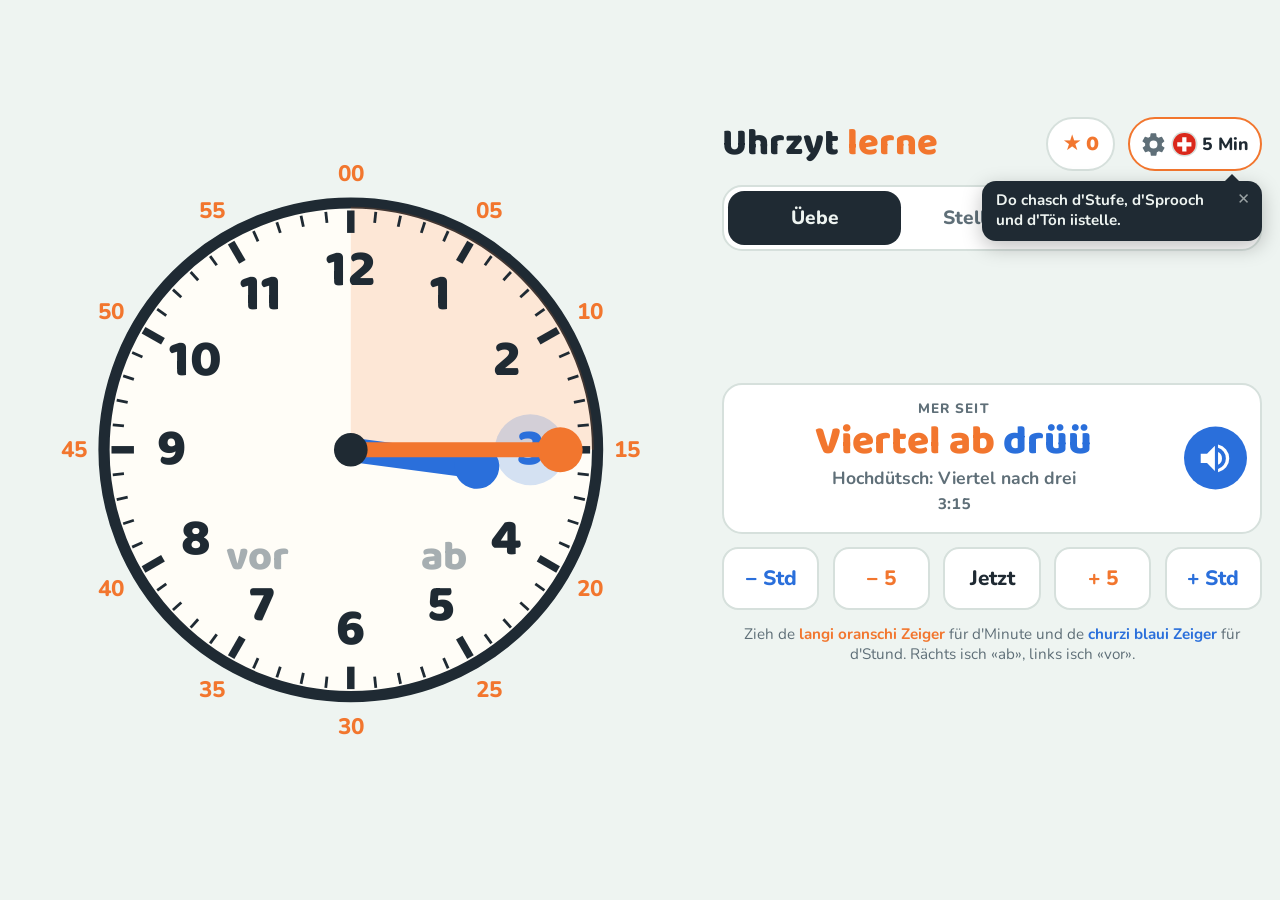
<file: index.html>
<!doctype html>
<html lang="de-CH">
<head>
<meta charset="utf-8">
<meta name="viewport" content="width=device-width,initial-scale=1,viewport-fit=cover">
<meta name="theme-color" content="#eef4f1" media="(prefers-color-scheme: light)">
<meta name="theme-color" content="#141b20" media="(prefers-color-scheme: dark)">
<meta name="apple-mobile-web-app-capable" content="yes">
<meta name="mobile-web-app-capable" content="yes">
<meta name="apple-mobile-web-app-title" content="Uhrzyt">
<meta name="apple-mobile-web-app-status-bar-style" content="default">
<link rel="manifest" href="manifest.webmanifest">
<link rel="icon" href="icon-192.png" type="image/png">
<link rel="apple-touch-icon" href="apple-touch-icon.png">
<title>Uhrzyt Lerne</title>
<link rel="preconnect" href="https://fonts.googleapis.com">
<link rel="stylesheet" href="https://fonts.googleapis.com/css2?family=Baloo+2:wght@600;800&family=Nunito:wght@500;700;800&display=swap">
<link rel="stylesheet" href="app.css">

</head>
<body>
<div class="wrap">
  <div class="top">
  <header>
    <h1>Uhrzyt <span>lerne</span></h1>
    <div class="hd">
      <button class="score" id="score" aria-live="polite">★ 0</button>
      <button class="gear" id="gear" aria-haspopup="dialog"><svg viewBox="0 0 24 24" aria-hidden="true"><path d="M19.4 13a7.6 7.6 0 0 0 0-2l2.1-1.6a.5.5 0 0 0 .1-.6l-2-3.5a.5.5 0 0 0-.6-.2l-2.5 1a7.3 7.3 0 0 0-1.7-1l-.4-2.6a.5.5 0 0 0-.5-.5h-4a.5.5 0 0 0-.5.4l-.4 2.7a7.3 7.3 0 0 0-1.7 1l-2.5-1a.5.5 0 0 0-.6.2l-2 3.5a.5.5 0 0 0 .1.6L4.6 11a7.6 7.6 0 0 0 0 2l-2.1 1.6a.5.5 0 0 0-.1.6l2 3.5c.1.2.4.3.6.2l2.5-1c.5.4 1.1.7 1.7 1l.4 2.6c0 .3.2.5.5.5h4c.3 0 .5-.2.5-.4l.4-2.7c.6-.3 1.2-.6 1.7-1l2.5 1c.2.1.5 0 .6-.2l2-3.5a.5.5 0 0 0-.1-.6L19.4 13zM12 15.5a3.5 3.5 0 1 1 0-7 3.5 3.5 0 0 1 0 7z"/></svg><span class="flag" id="gearFlag" aria-hidden="true"></span><span id="lvlChip">5 Min</span></button>
    </div>
    <button class="tip" id="tip" hidden>Do chasch d'Stufe und d'Tön iistelle.</button>
  </header>

  <nav class="tabs" role="group" aria-label="Modus">
    <button id="t-lern" data-mode="lern" aria-pressed="true">Üebe</button>
    <button id="t-stell" data-mode="stell" aria-pressed="false">Stell d'Uhr</button>
    <button id="t-luege" data-mode="luege" aria-pressed="false">Wie spoot?</button>
  </nav>
  </div>

  <main class="main">
  <div class="clockbox">
    <svg id="clock" viewBox="-28 -28 356 356" aria-label="Uhr">
      <circle class="face" cx="150" cy="150" r="132"/>
      <path id="wedge" class="wedge" d=""/>
      <text class="side" id="sideA" x="200" y="214">ab</text>
      <text class="side" id="sideB" x="100" y="214">vor</text>
      <g id="ticks"></g>
      <g id="nums"></g>
      <g class="hands" id="hands">
        <g id="gh"><line class="hit" x1="150" y1="150" x2="150" y2="82" stroke-width="44"/><line class="hand-h" x1="150" y1="150" x2="150" y2="82"/><circle class="grip-h" cx="150" cy="82" r="12"/></g>
        <g id="gm"><line class="hit" x1="150" y1="150" x2="150" y2="38" stroke-width="44"/><line class="hand-m" x1="150" y1="150" x2="150" y2="38"/><circle class="grip-m" cx="150" cy="38" r="12"/></g>
      </g>
      <circle class="knob" cx="150" cy="150" r="9"/>
    </svg>
  </div>

  <div class="panel">
  <section class="say" id="say" aria-live="polite">
    <span class="label" id="sayLabel">Mer seit</span>
    <span class="ch" id="ch"></span>
    <span class="sub"><span class="de" id="de"></span><span class="dig" id="dig"></span></span>
    <div class="speak" id="speak">
      <button class="play" id="play"><svg viewBox="0 0 24 24" aria-hidden="true"><path d="M3 9v6h4l5 5V4L7 9H3zm13.5 3a4.5 4.5 0 0 0-2.5-4v8a4.5 4.5 0 0 0 2.5-4zM14 3.2v2.1a7 7 0 0 1 0 13.4v2.1a9 9 0 0 0 0-17.6z"/></svg></button>
    </div>
  </section>

  <div id="controls" class="row">
    <button class="btn h" id="hm" aria-label="Eis Stund zrugg">− Std</button>
    <button class="btn m" id="mm" aria-label="Füüf Minute zrugg">− 5</button>
    <button class="btn" id="now">Jetzt</button>
    <button class="btn m" id="mp" aria-label="Füüf Minute vorwärts">+ 5</button>
    <button class="btn h" id="hp" aria-label="Eis Stund vorwärts">+ Std</button>
  </div>
  <div id="opts" class="opts" hidden></div>
  <div class="dock" id="dock" hidden>
    <div class="feedback" id="fb"></div>
    <div class="row" id="showRow" hidden><button class="btn soft" id="show">Zeig mer's</button></div>
    <div id="check" class="row" hidden>
      <button class="btn primary" id="go">Prüefe</button>
    </div>
    <div class="row" id="nextRow" hidden><button class="btn primary" id="next">Nöchschti Uufgab</button></div>
  </div>

  <p class="hint" id="hint">Zieh de <b class="m">langi oranschi Zeiger</b> für d'Minute und de <b class="h">churzi blaui Zeiger</b> für d'Stund. Rächts isch «ab», links isch «vor».</p>
  </div>
  </main>
</div>

<dialog id="settings" aria-labelledby="setTitle">
  <form method="dialog" class="sheet">
    <div class="sheet-head">
      <h2 id="setTitle">Iistellige</h2>
      <button class="btn primary" value="close" id="done">Fertig</button>
    </div>
    <div class="set-row">
      <span class="set-label" id="langLabel">Sprooch</span>
      <button type="button" class="pick" id="langPick" aria-haspopup="dialog" aria-describedby="langLabel"><span class="flag" id="langFlag" aria-hidden="true"></span><span id="langName"></span><span class="chev" aria-hidden="true">›</span></button>
    </div>
    <div class="set-row">
      <span class="set-label" id="lvLabel">Stufe</span>
      <div class="levels" role="group" aria-labelledby="lvLabel">
        <button type="button" id="l1" data-lvl="1" aria-pressed="false">Ganzi &amp; Halbi <small>3:00 · 3:30</small></button>
        <button type="button" id="l2" data-lvl="2" aria-pressed="false">+ Viertel <small>3:15 · 3:45</small></button>
        <button type="button" id="l3" data-lvl="3" aria-pressed="true">Alli 5 Minute <small>3:05 · 3:10 …</small></button>
        <button type="button" id="l4" data-lvl="4" aria-pressed="false">Alli Minute <small>3:07 · 3:42 …</small></button>
      </div>
    </div>
    <div class="set-row">
      <span class="set-label" id="extraLabel">Extras</span>
      <div class="toggles">
        <button type="button" class="toggle" id="mute" aria-pressed="true"><svg viewBox="0 0 24 24" aria-hidden="true"><path id="muteIcon" d=""/></svg><span id="soundLabel">Tön</span><span class="st" id="muteText">Ii</span></button>
        <button type="button" class="toggle" id="digi" aria-pressed="false"><svg viewBox="0 0 24 24" aria-hidden="true"><path d="M12 2a10 10 0 1 0 0 20 10 10 0 0 0 0-20zm0 18a8 8 0 1 1 0-16 8 8 0 0 1 0 16zm.6-13H11v6.2l5.1 3.1.8-1.3-4.3-2.6V7z"/></svg><span id="digiLabel">24 h</span><span class="st" id="digiText">Us</span></button>
      </div>
    </div>
  </form>
</dialog>

<dialog id="langDlg" aria-labelledby="langTitle">
  <form method="dialog" class="sheet">
    <div class="sheet-head">
      <h2 id="langTitle">Sprooch</h2>
      <button class="btn primary" value="close" id="langDone">Fertig</button>
    </div>
    <div class="langlist" id="langs" role="radiogroup" aria-labelledby="langTitle"></div>
  </form>
</dialog>

<dialog id="album" aria-labelledby="albTitle">
  <form method="dialog" class="sheet">
    <div class="sheet-head">
      <h2 id="albTitle">Dini Stärn</h2>
      <button class="btn primary" value="close" id="albDone">Fertig</button>
    </div>
    <div class="alb-top"><span class="alb-stars" id="albStars">★ 0</span><span class="alb-streak" id="albStreak"></span></div>
    <div class="badges" id="badges"></div>
    <p class="alb-sec" id="medLabel">Medaille pro Stufe</p>
    <div class="medals" id="medals"></div>
    <p class="alb-next" id="albNext"></p>
  </form>
</dialog>

<script>
/* language registry: every file in lang/ calls Uhrzyt.addLanguage(code, definition) — see LANGUAGES.md */
window.Uhrzyt={langs:{},addLanguage(code,def){this.langs[code]=def},
  min:t=>`<span class="m">${t}</span>`, hour:t=>`<span class="h">${t}</span>`};
</script>
<!-- languages, in the order they appear in the app -->
<script src="lang/ch-zh.js"></script>
<script src="lang/ch-ag.js"></script>
<script src="lang/de.js"></script>
<script src="lang/en.js"></script>
<script src="lang/fr.js"></script>
<script src="lang/it.js"></script>
<script src="lang/th.js"></script>
<script src="app.js"></script>

</body>
</html>
</file>
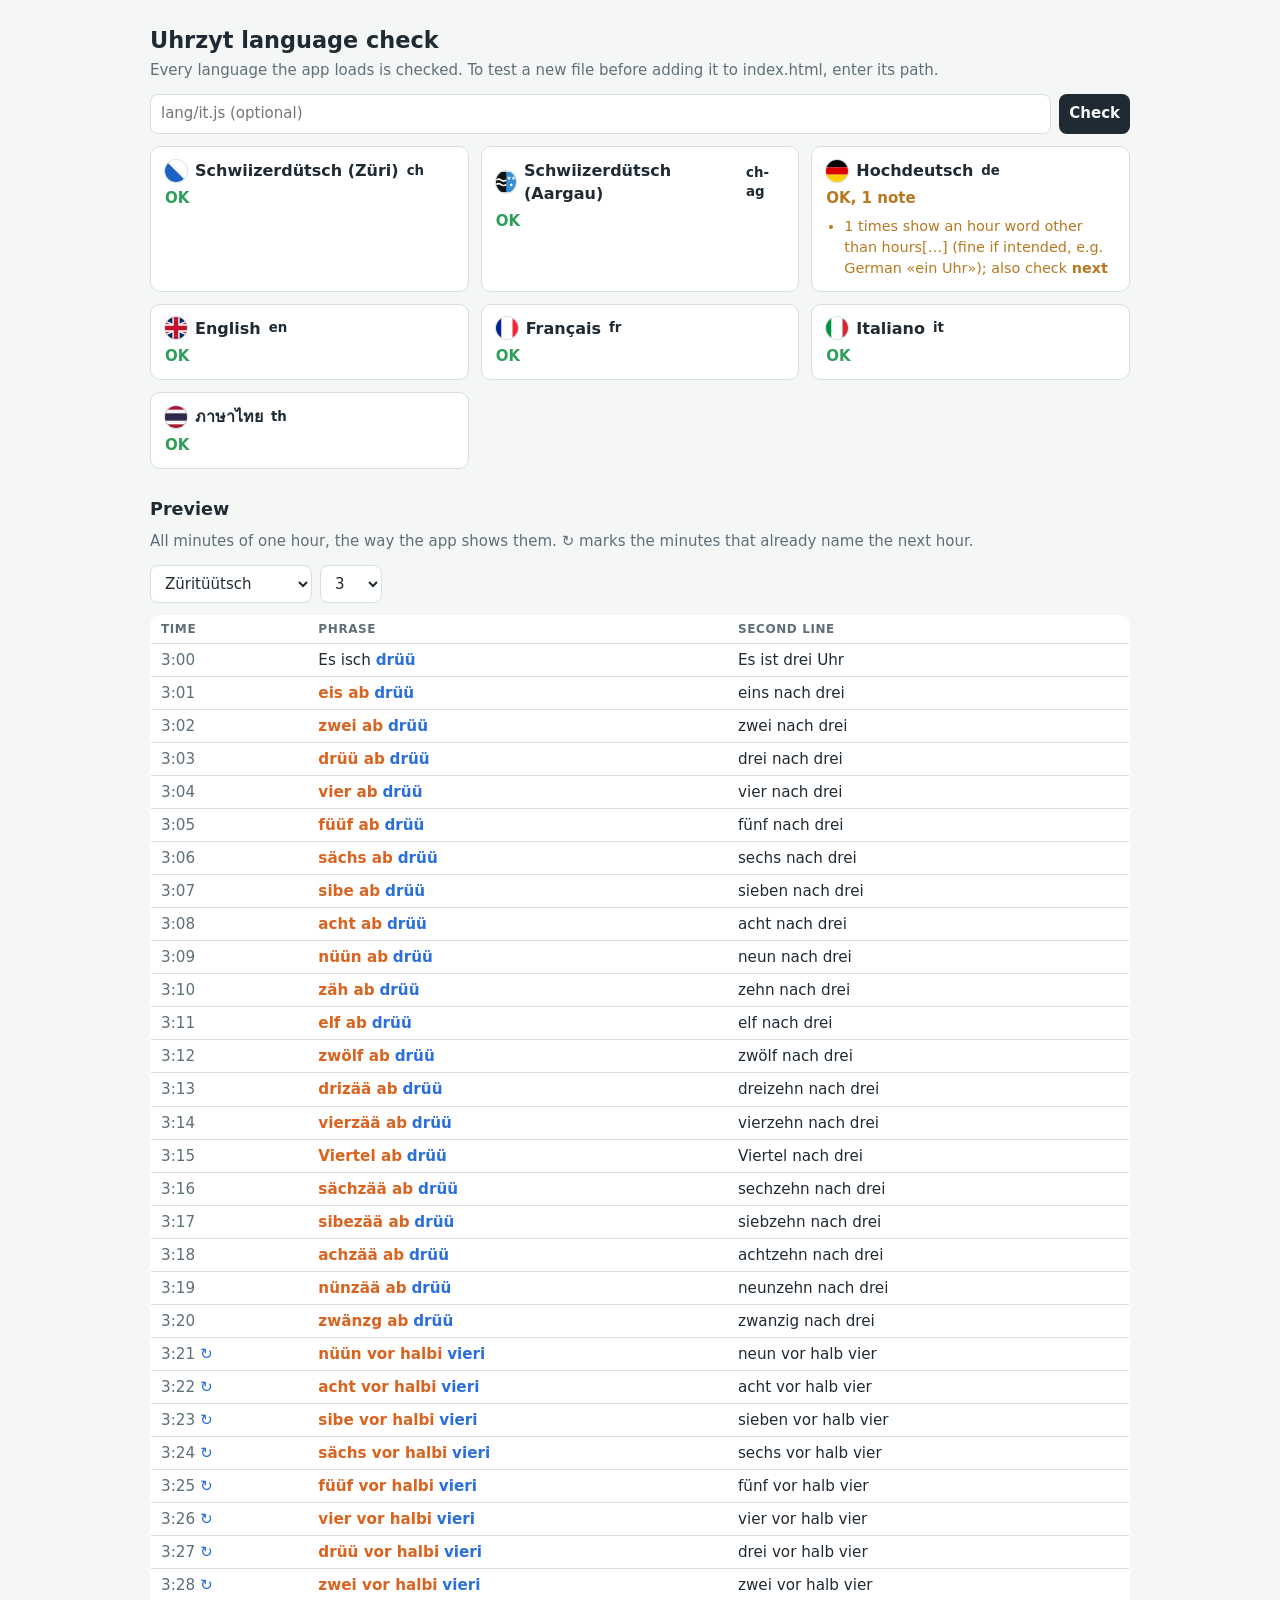
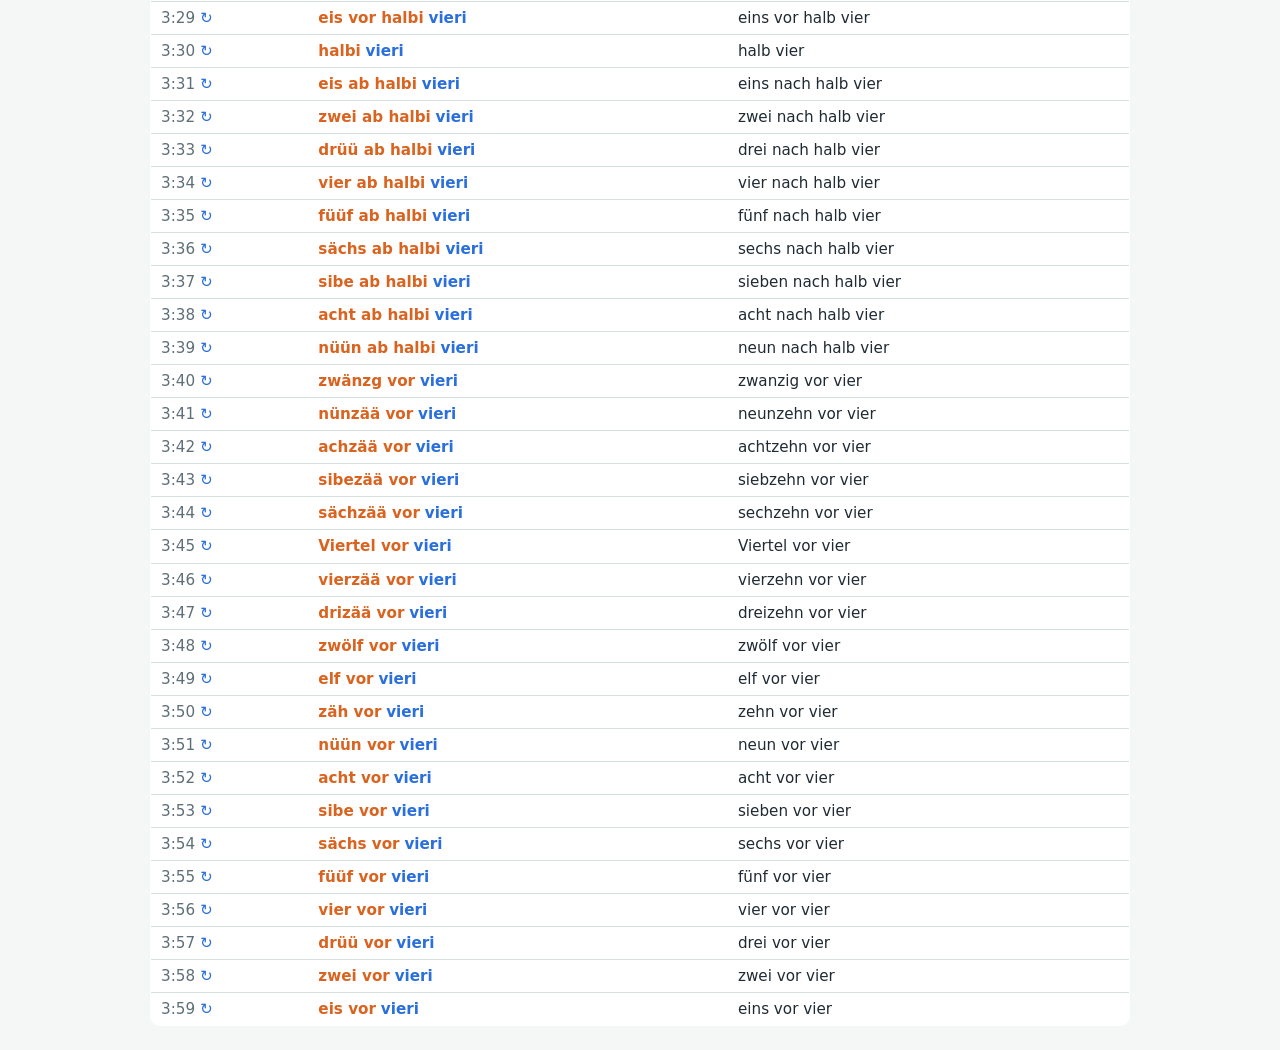
<file: tools/language-check.html>
<!doctype html>
<html lang="en">
<head>
<meta charset="utf-8">
<meta name="viewport" content="width=device-width,initial-scale=1">
<title>Uhrzyt language check</title>
<!--
  Checks every language of the app, and optionally a new language file that is not loaded by the app yet:
    tools/language-check.html?file=lang/it.js
  - required fields and their types
  - the time rules: all 720 times (12 hours × 60 minutes) must work, be distinct and mark hour and minutes
  - the texts: missing ones (they fall back to English), unknown ones, wrong types
  - a preview of all 60 minutes of one hour, to proofread
-->
<style>
:root{--bg:#f5f7f6;--paper:#fff;--ink:#1f2a33;--muted:#5f6f78;--ok:#2f9e5b;--warn:#b7791f;--bad:#d64545;--line:#d6e0dc;--hour:#2a6fdb;--minute:#d9631f;color-scheme:light}
@media (prefers-color-scheme:dark){:root{--bg:#141b20;--paper:#1d262d;--ink:#eef2f4;--muted:#9fb0b9;--ok:#4cc47e;--warn:#e6b450;--bad:#ff7070;--line:#33424c;--hour:#6aa2ff;--minute:#ff9a5c;color-scheme:dark}}
body{margin:0;background:var(--bg);color:var(--ink);font:15px/1.45 system-ui,sans-serif}
main{max-width:980px;margin:0 auto;padding:24px 16px}
h1{font-size:1.4rem;margin:0 0 4px} h2{font-size:1.1rem;margin:28px 0 8px}
p{margin:0 0 12px;color:var(--muted)}
form{display:flex;gap:8px;flex-wrap:wrap;margin:12px 0}
input,select,button{font:inherit;padding:8px 10px;border-radius:8px;border:1px solid var(--line);background:var(--paper);color:var(--ink)}
input{min-width:240px;flex:1}
button{font-weight:700;background:var(--ink);color:var(--bg);border:0;cursor:pointer}
.cards{display:grid;grid-template-columns:repeat(auto-fill,minmax(280px,1fr));gap:12px}
.card{background:var(--paper);border:1px solid var(--line);border-radius:10px;padding:12px 14px}
.card h3{margin:0 0 6px;font-size:1rem;display:flex;gap:8px;align-items:center}
.flag{width:22px;height:22px;border-radius:50%;overflow:hidden;display:inline-block;box-shadow:0 0 0 1px var(--line)} .flag svg{width:100%;height:100%;display:block}
.sum{font-weight:700} .ok{color:var(--ok)} .warn{color:var(--warn)} .bad{color:var(--bad)}
.card ul{margin:6px 0 0;padding-left:18px;font-size:.9rem}
table{width:100%;border-collapse:collapse;background:var(--paper);border:1px solid var(--line);border-radius:10px;overflow:hidden;font-size:.95rem}
th,td{text-align:left;padding:5px 10px;border-bottom:1px solid var(--line);vertical-align:top}
th{font-size:.75rem;text-transform:uppercase;letter-spacing:.05em;color:var(--muted)}
td .h{color:var(--hour);font-weight:700} td .m{color:var(--minute);font-weight:700}
td.t{font-variant-numeric:tabular-nums;color:var(--muted);white-space:nowrap}
tr.nx td.t::after{content:" ↻";color:var(--hour)}
#stage{position:absolute;left:-20000px;top:0}
</style>
</head>
<body>
<main>
  <h1>Uhrzyt language check</h1>
  <p>Every language the app loads is checked. To test a new file before adding it to index.html, enter its path.</p>
  <form id="f"><input id="file" placeholder="lang/it.js (optional)"><button>Check</button></form>
  <div class="cards" id="cards"></div>
  <h2>Preview</h2>
  <p>All minutes of one hour, the way the app shows them. ↻ marks the minutes that already name the next hour.</p>
  <form id="pf"><select id="plang"></select><select id="phour"></select></form>
  <table><thead><tr><th>Time</th><th>Phrase</th><th>Second line</th></tr></thead><tbody id="rows"></tbody></table>
</main>
<div id="stage"></div>
<script>
const $=id=>document.getElementById(id);
const strip=x=>String(x).replace(/<[^>]+>/g,"").replace(/&shy;|­/g,"");
const esc=x=>String(x).replace(/[&<>]/g,c=>({"&":"&amp;","<":"&lt;",">":"&gt;"}[c]));
let LANGS={};

/* load the app (its language files fill window.Uhrzyt.langs), plus an optional extra file */
function loadApp(extra){
  return new Promise((res,rej)=>{
    $("stage").innerHTML=""; const f=document.createElement("iframe"); f.width=400; f.height=800;
    f.onload=()=>{
      const w=f.contentWindow;
      if(!w.Uhrzyt) return rej(new Error("the app did not load"));
      if(!extra) return res(w.Uhrzyt.langs);
      const s=f.contentDocument.createElement("script"); s.src="../"+extra.replace(/^\.?\//,"");
      s.onload=()=>res(w.Uhrzyt.langs); s.onerror=()=>rej(new Error("could not load "+extra));
      f.contentDocument.head.append(s);
    };
    f.src="../index.html?langcheck="+Date.now(); $("stage").append(f);
  });
}

function check(code, L, ref){
  const err=[], warn=[], has=(k,t)=>{ const v=L[k]; const ok=t==="regexp"?Object.prototype.toString.call(v)==="[object RegExp]":t==="array"?Array.isArray(v):typeof v===t; if(!ok) err.push(`<b>${k}</b> missing or not a ${t}`); return ok; };
  ["name","flag","html","tts","read","clock"].forEach(k=>has(k,"string"));
  ["voice","voiceAny"].forEach(k=>has(k,"regexp"));
  if(has("say","function")){}
  if(typeof L.flag==="string"&&!/<svg[\s>]/.test(L.flag)) err.push("<b>flag</b> must be an &lt;svg&gt;");
  if(!(L.read in LANGS)) err.push(`<b>read</b> "${esc(L.read)}" is not a language code`);
  if(L.second!==null&&L.second!==undefined&&!(L.second in LANGS)) err.push(`<b>second</b> "${esc(L.second)}" is not a language code (or null)`);
  if(!Number.isInteger(L.next)||L.next<1||L.next>60) err.push("<b>next</b> must be a minute from 1 to 59, or 60 if the next hour is never named");
  if(has("hours","array")&&(L.hours.length!==13||L.hours.some(x=>typeof x!=="string"||!x))) err.push("<b>hours</b> needs 13 names (index 0–12)");
  if(L.group&&(!L.groupFlag||!L.dialect)) err.push("a <b>group</b> also needs groupFlag and dialect");
  // the time rules
  if(typeof L.say==="function"){
    const seen=new Map(); let broken=0, noHour=0, noMin=0, hourWord=0;
    for(let h=1;h<=12;h++) for(let m=0;m<60;m++){
      let out; try{ out=L.say(h,m); }catch(e){ if(broken++<3) err.push(`say(${h},${m}) fails: ${esc(e.message)}`); continue; }
      const t=strip(out);
      if(typeof out!=="string"||!t.trim()||/undefined|NaN|null|\[object/.test(t)){ if(broken++<3) err.push(`say(${h},${m}) gives "${esc(t)}"`); continue; }
      if(!/class="h"/.test(out)) noHour++;
      if(m>0&&!/class="m"/.test(out)) noMin++;
      const H=h%12||12, N=H%12+1, hs=(out.match(/class="h">([^<]*)</)||[])[1];
      if(hs&&L.hours&&hs!==L.hours[m>=L.next?N:H]) hourWord++;
      const key=t.trim().toLowerCase(); seen.set(key,(seen.get(key)||[]).concat(`${H}:${String(m).padStart(2,"0")}`));
    }
    if(broken) err.push(`${broken} of 720 times do not work`);
    const dup=[...seen.values()].filter(v=>v.length>1);
    if(dup.length) err.push(`${dup.length} phrases are used for more than one time, e.g. ${dup.slice(0,2).map(v=>v.join(" = ")).join(", ")}`);
    if(noHour) warn.push(`${noHour} times have no hour part marked with HR(…)`);
    if(noMin) warn.push(`${noMin} times have no minute part marked with M(…)`);
    if(hourWord) warn.push(`${hourWord} times show an hour word other than hours[…] (fine if intended, e.g. German «ein Uhr»); also check <b>next</b>`);
  }
  // the texts
  if(has("texts","object")&&ref){
    const T=L.texts;
    const missing=Object.keys(ref).filter(k=>!(k in T)), unknown=Object.keys(T).filter(k=>!(k in ref));
    if(missing.length) warn.push(`${missing.length} texts missing (English is used): ${missing.map(esc).join(", ")}`);
    if(unknown.length) warn.push(`unknown texts (not used by the app): ${unknown.map(esc).join(", ")}`);
    for(const k of Object.keys(ref)) if(k in T){
      const a=typeof ref[k], b=typeof T[k];
      if(a!==b||Array.isArray(ref[k])!==Array.isArray(T[k])){ err.push(`text <b>${k}</b> should be a ${Array.isArray(ref[k])?"list":a==="function"?"function, e.g. n=>`…${n}…`":a}`); continue; }
      if(a==="function"){ try{ const r=k==="newMedal"?T[k]("🥉","5 min"):["notYet","almost"].includes(k)?T[k]((L.hours||[])[4]||"four"):T[k](3); if(typeof r!=="string"||/undefined/.test(r)) err.push(`text <b>${k}</b>(…) gives "${esc(r)}"`);}catch(e){ err.push(`text <b>${k}</b> fails: ${esc(e.message)}`);} }
      else if(Array.isArray(ref[k])&&T[k].length!==ref[k].length) err.push(`text <b>${k}</b> needs ${ref[k].length} entries`);
      else if(a==="object"){ const miss=Object.keys(ref[k]).filter(x=>!(x in T[k])); if(miss.length) err.push(`text <b>${k}</b> is missing ${miss.join(", ")}`); }
    }
    if(T.sub!==undefined&&!L.second&&T.sub) warn.push("<b>sub</b> is set but there is no <b>second</b> language");
    if(L.second&&!T.sub) warn.push("<b>second</b> is set; <b>sub</b> could name it (e.g. \"Züritüütsch: \")");
  }
  return {err,warn};
}

function card(code,L,r){
  const c=document.createElement("div"); c.className="card";
  const state=r.err.length?["bad",`${r.err.length} error${r.err.length>1?"s":""}`]:r.warn.length?["warn",`OK, ${r.warn.length} note${r.warn.length>1?"s":""}`]:["ok","OK"];
  c.innerHTML=`<h3><span class="flag">${L.flag||""}</span>${esc(strip(L.group?`${L.group} (${L.dialect})`:L.name||code))} <small>${esc(code)}</small></h3>
    <div class="sum ${state[0]}">${state[1]}</div>
    ${r.err.length||r.warn.length?`<ul>${r.err.map(x=>`<li class="bad">${x}</li>`).join("")}${r.warn.map(x=>`<li class="warn">${x}</li>`).join("")}</ul>`:""}`;
  return c;
}

function preview(){
  const L=LANGS[$("plang").value], H=+$("phour").value; if(!L) return;
  const S=L.second&&LANGS[L.second];
  $("rows").innerHTML=Array.from({length:60},(_,m)=>{
    let p,s=""; try{ p=L.say(H,m); }catch(e){ p=`<span class="bad">${esc(e.message)}</span>`; }
    try{ if(S) s=strip(S.say(H,m)); }catch(e){}
    return `<tr class="${m>=L.next?"nx":""}"><td class="t">${H}:${String(m).padStart(2,"0")}</td><td>${p}</td><td>${esc(s)}</td></tr>`;
  }).join("");
}

async function run(){
  $("cards").innerHTML="<p>Loading…</p>";
  const extra=$("file").value.trim();
  try{ LANGS=await loadApp(extra); }catch(e){ $("cards").innerHTML=`<p class="bad">${esc(e.message)}</p>`; return; }
  const ref=(LANGS.en||{}).texts;
  $("cards").innerHTML="";
  for(const [k,L] of Object.entries(LANGS)) $("cards").append(card(k,L,check(k,L,ref)));
  const keep=$("plang").value;
  $("plang").innerHTML=Object.entries(LANGS).map(([k,L])=>`<option value="${esc(k)}">${esc(strip(L.name||k))}</option>`).join("");
  $("plang").value=keep in LANGS?keep:(extra&&Object.keys(LANGS).pop())||Object.keys(LANGS)[0];
  preview();
}
$("phour").innerHTML=Array.from({length:12},(_,i)=>`<option ${i+1===3?"selected":""}>${i+1}</option>`).join("");
$("plang").onchange=$("phour").onchange=preview;
$("f").onsubmit=e=>{ e.preventDefault(); run(); };
$("file").value=new URLSearchParams(location.search).get("file")||"";
run();
</script>
</body>
</html>
</file>
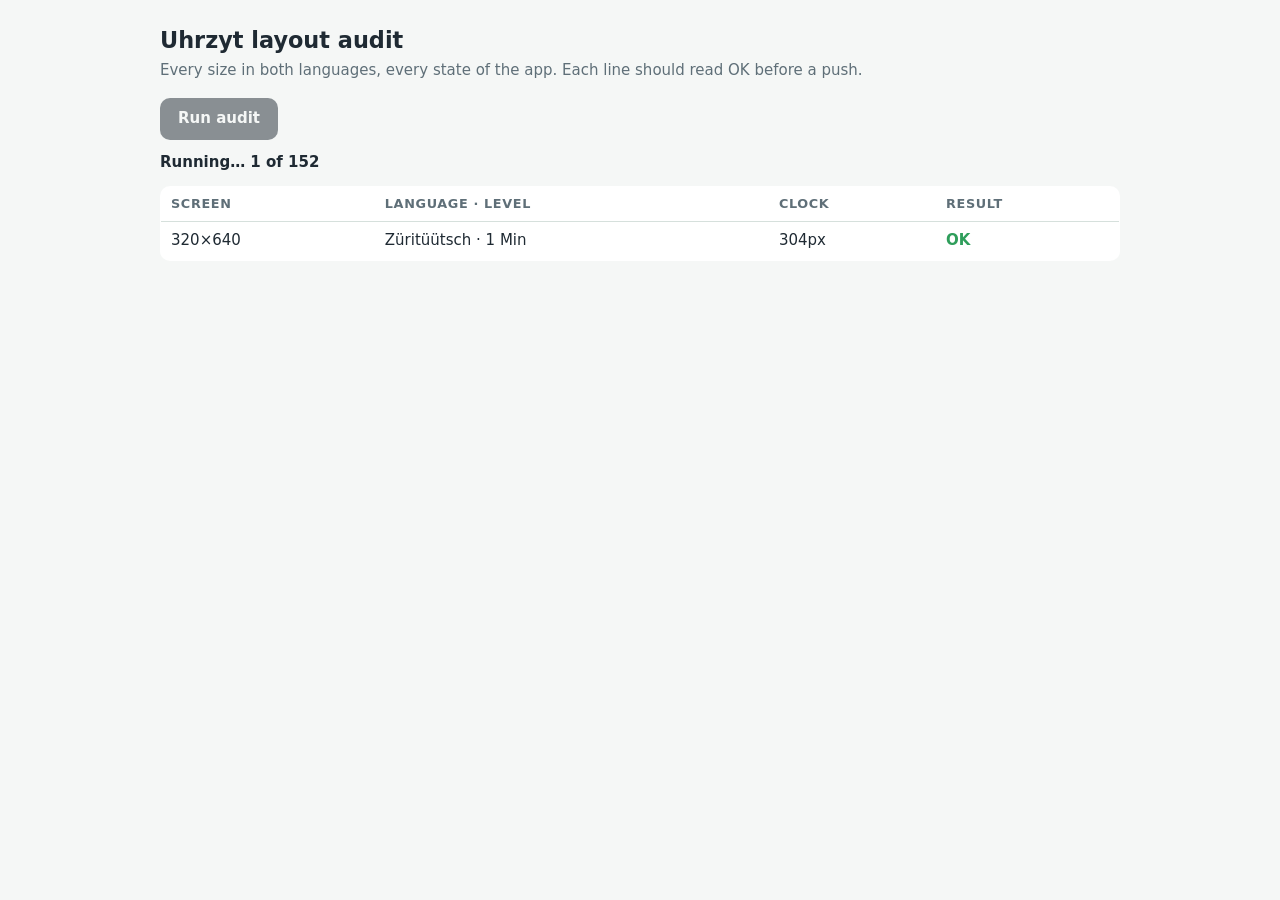
<file: tools/layout-audit.html>
<!doctype html>
<html lang="en">
<head>
<meta charset="utf-8">
<meta name="viewport" content="width=device-width,initial-scale=1">
<title>Uhrzyt layout audit</title>
<!--
  Layout audit for the Uhrzyt app.
  Open it from the same server as the app, e.g. http://localhost:8765/tools/layout-audit.html
  It loads ../index.html in frames of many screen sizes, in both languages, clicks through every state
  (practice, a miss, two misses, "show me", the quiz, a right answer, both dialogs) and reports anything that
  does not fit: page taller than the screen, sideways scrolling, buttons under 44 px, cut-off or wrapping labels,
  a crowded header, dialogs that need scrolling. Saved settings (uhr-*) are restored afterwards.
  For automation: window.auditDone resolves to the list of results.
-->
<style>
:root{--bg:#f5f7f6;--paper:#fff;--ink:#1f2a33;--muted:#5f6f78;--ok:#2f9e5b;--bad:#d64545;--line:#d6e0dc;color-scheme:light}
@media (prefers-color-scheme:dark){:root{--bg:#141b20;--paper:#1d262d;--ink:#eef2f4;--muted:#9fb0b9;--ok:#4cc47e;--bad:#ff7070;--line:#33424c;color-scheme:dark}}
body{margin:0;background:var(--bg);color:var(--ink);font:15px/1.45 system-ui,sans-serif}
main{max-width:960px;margin:0 auto;padding:24px 16px}
h1{font-size:1.4rem;margin:0 0 4px}
p{margin:0 0 16px;color:var(--muted)}
button{font:inherit;font-weight:700;padding:10px 18px;border-radius:10px;border:0;background:var(--ink);color:var(--bg);cursor:pointer}
button:disabled{opacity:.5;cursor:default}
#status{margin:12px 0;font-weight:700}
#status.ok{color:var(--ok)} #status.bad{color:var(--bad)}
table{width:100%;border-collapse:collapse;background:var(--paper);border:1px solid var(--line);border-radius:10px;overflow:hidden}
th,td{text-align:left;padding:8px 10px;border-bottom:1px solid var(--line);vertical-align:top}
th{font-size:.8rem;text-transform:uppercase;letter-spacing:.05em;color:var(--muted)}
td.res{font-weight:700} td.res.ok{color:var(--ok)} td.res.bad{color:var(--bad)}
td ul{margin:0;padding-left:18px}
.stage{position:absolute;left:-20000px;top:0}
</style>
</head>
<body>
<main>
  <h1>Uhrzyt layout audit</h1>
  <p>Every size in both languages, every state of the app. Each line should read OK before a push.</p>
  <button id="run">Run audit</button>
  <div id="status"></div>
  <table><thead><tr><th>Screen</th><th>Language · level</th><th>Clock</th><th>Result</th></tr></thead><tbody id="rows"></tbody></table>
</main>
<div class="stage" id="stage"></div>
<script>
const SIZES=[[320,640],[360,640],[360,740],[390,844],[412,915],[568,320],[640,360],[740,360],[780,330],[915,412],
  [768,1024],[820,1180],[1024,768],[1180,820],[1280,720],[1440,900],[1920,1080],[900,1000],[700,560]];
const LVL={1:"Halbi",2:"Viertel",3:"5 Min",4:"1 Min"};
let RUNS=[], LANGS={};
/* the languages come from the app itself (every file in lang/ it loads): each at the longest phrases (level 4),
   alternating spoken and 24 h tasks, plus the first language at the shortest phrases (level 1) */
async function planRuns(){
  const f=await load(400,800), reg=f.contentWindow.Uhrzyt.langs; f.remove();
  LANGS=Object.fromEntries(Object.entries(reg).map(([k,l])=>[k,(l.name||k).replace(/&shy;|­/g,"")]));
  const codes=Object.keys(reg);
  RUNS=codes.map((k,i)=>({lang:k,digi:i%2?"on":"off",lvl:4})).concat([{lang:codes[0],digi:"on",lvl:1}]);
}

/* runs inside the app frame */
function audit(){
  const $=id=>document.getElementById(id), vw=innerWidth, vh=innerHeight, issues=new Set();
  const vis=e=>e&&!e.closest("[hidden]")&&e.getClientRects().length;
  const lines=el=>{const r=document.createRange(); r.selectNodeContents(el); return new Set([...r.getClientRects()].filter(x=>x.width>2).map(x=>Math.round(x.top/6))).size;};
  const states={
    "practice":()=>$("t-lern").click(),
    "set clock, 1 miss":()=>{ $("t-stell").click(); $("go").click(); },
    "set clock, 2 misses":()=>{ $("t-stell").click(); $("go").click(); $("go").click(); },
    "set clock, shown":()=>{ $("t-stell").click(); $("go").click(); $("go").click(); $("show").click(); },
    "quiz":()=>$("t-luege").click(),
    "quiz, 2 misses":()=>{ $("t-luege").click(); $("opts").querySelectorAll(".btn:not([data-ok])").forEach(b=>b.click()); },
    "quiz, right":()=>{ $("t-luege").click(); $("opts").querySelector("[data-ok]").click(); },
  };
  const groups={tabs:".tabs button",controls:"#controls .btn",answers:"#opts .btn",action:"#check .btn, #nextRow .btn, #showRow .btn",read:"#play",settings:"#gear",score:"#score"};
  const hd=document.querySelector("header"), h1=document.querySelector("h1");
  let clock=0;
  for(let rep=0;rep<3;rep++) for(const [name,go] of Object.entries(states)){
    go(); scrollTo(0,0); const doc=document.documentElement;
    if(doc.scrollHeight>vh+1) issues.add(`${name}: page ${doc.scrollHeight}px tall on a ${vh}px screen`);
    if(doc.scrollWidth>vw+1) issues.add(`${name}: scrolls sideways (${doc.scrollWidth}px)`);
    if(hd.scrollWidth>hd.clientWidth+1||h1.getBoundingClientRect().right>$("score").getBoundingClientRect().left-2) issues.add("header crowded");
    const c=$("clock").getBoundingClientRect(); clock=Math.max(clock,Math.round(Math.min(c.width,c.height)));
    for(const [g,sel] of Object.entries(groups)) for(const b of document.querySelectorAll(sel)){
      if(!vis(b)) continue;
      const r=b.getBoundingClientRect(), t=g==="score"?"★":b.textContent.trim().slice(0,18)||b.id;
      if(r.height<44||r.width<44) issues.add(`${g} "${t}" only ${Math.round(r.width)}×${Math.round(r.height)}px`);
      if(b.scrollWidth>b.clientWidth+1) issues.add(`${g} "${t}" text cut off`);
      if(r.bottom>vh+1||r.right>vw+1) issues.add(`${name}: ${g} "${t}" off screen`);
      if(["tabs","controls","action"].includes(g)&&lines(b)>1) issues.add(`${g} "${t}" wraps`);
      if(g==="answers"&&lines(b)>(b.classList.contains("xlong")?3:2)) issues.add(`answer "${t}" needs ${lines(b)} lines`); // compact long answers may use 3
    }
  }
  // «set clock» once more with the other 24 h setting, so every language is checked with spoken and digital tasks
  $("digi").click();
  for(let rep=0;rep<3;rep++) for(const name of ["set clock, 1 miss","set clock, 2 misses","set clock, shown"]){
    states[name](); scrollTo(0,0); const doc=document.documentElement;
    if(doc.scrollHeight>vh+1) issues.add(`${name} (24 h switched): page ${doc.scrollHeight}px tall on a ${vh}px screen`);
    for(const b of document.querySelectorAll("#controls .btn, #check .btn, #nextRow .btn, #showRow .btn")){
      if(vis(b)&&b.getBoundingClientRect().bottom>vh+1) issues.add(`${name} (24 h switched): "${b.textContent.trim()}" off screen`);
    }
  }
  $("digi").click();
  for(const id of ["settings","langDlg","album"]){
    if(id==="album") $("score").click();
    else if(id==="langDlg"){ $("settings").showModal(); $("langPick").click(); }
    else $("settings").showModal();
    const d=$(id);
    // the language list is meant to scroll as languages are added; there, the header with the close button must stay visible
    if(id==="langDlg"){ d.scrollTop=d.scrollHeight; const hb=d.querySelector(".sheet-head .btn").getBoundingClientRect(), dr=d.getBoundingClientRect(); if(hb.top<dr.top-1||hb.bottom>dr.bottom+1) issues.add("language list: close button scrolls away"); d.scrollTop=0; }
    else if(d.scrollHeight>d.clientHeight+1) issues.add(`${id} dialog needs scrolling (${d.scrollHeight}>${d.clientHeight}px)`);
    for(const b of d.querySelectorAll("button")){
      const r=b.getBoundingClientRect(), t=b.textContent.trim().slice(0,16);
      if(r.height<44) issues.add(`${id} "${t}" only ${Math.round(r.height)}px tall`);
      if(b.scrollWidth>b.clientWidth+1) issues.add(`${id} "${t}" text cut off`);
    }
    d.close(); if(id==="langDlg") $("settings").close();
  }
  $("t-lern").click();
  return {issues:[...issues],clock};
}

const stage=document.getElementById("stage"), rows=document.getElementById("rows"), status=document.getElementById("status"), runBtn=document.getElementById("run");
function load(w,h){
  return new Promise(res=>{
    const f=document.createElement("iframe");
    f.width=w; f.height=h; f.style.border="0";
    f.onload=()=>setTimeout(()=>res(f),250);
    f.src="../index.html?audit="+Date.now();
    stage.append(f);
  });
}
/* the audit changes saved settings while it runs; keep the originals so an interrupted run (reload, closed tab) is undone next time */
function restore(saved){
  for(const k of Object.keys(localStorage)) if(k.startsWith("uhr-")&&!(k in saved)) localStorage.removeItem(k);
  for(const [k,v] of Object.entries(saved)) localStorage.setItem(k,v);
  localStorage.removeItem("audit-saved");
}
const pending=localStorage.getItem("audit-saved");
if(pending) try{ restore(JSON.parse(pending)); }catch(e){}
async function runAll(){
  runBtn.disabled=true; rows.innerHTML=""; status.className=""; status.textContent="Running…";
  const saved=Object.fromEntries(Object.keys(localStorage).filter(k=>k.startsWith("uhr-")).map(k=>[k,localStorage.getItem(k)]));
  localStorage.setItem("audit-saved",JSON.stringify(saved));
  const onLeave=()=>restore(saved); addEventListener("pagehide",onLeave); // reload or closed tab mid-run
  const results=[];
  try{
    await document.fonts.ready;
    await planRuns();
    for(const run of RUNS) for(const [w,h] of SIZES){
      localStorage.setItem("uhr-lang",run.lang); localStorage.setItem("uhr-digi",run.digi); localStorage.setItem("uhr-tip","1");
      localStorage.setItem("uhr-score","1"); // stay away from sticker milestones
      localStorage.setItem("uhr-state",JSON.stringify({mode:"lern",lvl:run.lvl,h:3,m:0,d:0}));
      const f=await load(w,h);
      let r;
      try{ await f.contentDocument.fonts.ready; r=f.contentWindow.eval("("+audit.toString()+")()"); }
      catch(err){ r={issues:["audit crashed: "+err.message],clock:0}; }
      f.remove();
      results.push({size:`${w}×${h}`,lang:run.lang,lvl:run.lvl,...r});
      const tr=document.createElement("tr"), ok=!r.issues.length;
      tr.innerHTML=`<td>${w}×${h}</td><td>${LANGS[run.lang]}${run.digi==="on"?" · 24 h":""} · ${LVL[run.lvl]}</td><td>${r.clock}px</td><td class="res ${ok?"ok":"bad"}">${ok?"OK":"<ul>"+r.issues.map(i=>`<li>${i}</li>`).join("")+"</ul>"}</td>`;
      rows.append(tr);
      status.textContent=`Running… ${results.length} of ${SIZES.length*RUNS.length}`;
    }
  } finally {
    removeEventListener("pagehide",onLeave);
    restore(saved);
    runBtn.disabled=false;
  }
  const bad=results.filter(r=>r.issues.length).length;
  status.className=bad?"bad":"ok";
  status.textContent=bad?`${bad} of ${results.length} screens have issues`:`All ${results.length} screens OK`;
  return results;
}
runBtn.onclick=()=>{ window.auditDone=runAll(); };
window.auditDone=runAll();
</script>
</body>
</html>
</file>
<file: app.css>
/* Uhrzyt lerne — styles */
:root{color-scheme:light}
body{margin:0;font:14px system-ui,sans-serif}
img{max-width:100%}
html,body{overscroll-behavior:none}

/* Layout: the app always fills the screen. Two arrangements only:
   stacked (upright and squarish screens) and side by side (wide screens).
   Every size comes from the tokens below, so controls look the same everywhere and scale smoothly. */
:root{
  --bg:#eef4f1; --paper:#ffffff; --ink:#1f2a33; --muted:#5f6f78;
  --hour:#2a6fdb; --minute:#f2762e; --good:#2f9e5b; --bad:#d64545;
  --face:#fffdf7; --rim:#1f2a33; --wedge:rgba(242,118,46,.16); --line:#d6e0dc;
  --display:"Baloo 2","Trebuchet MS",system-ui,sans-serif;
  --body:"Nunito",system-ui,-apple-system,"Segoe UI",sans-serif;
  /* spacing and control sizes */
  --pad:clamp(8px,2vmin,24px);
  --gap:clamp(6px,1.5vmin,14px);
  --tap:clamp(48px,7vmin,64px);     /* action buttons: ±, Prüefe, Nöchschti, answers */
  --tab:clamp(44px,6vmin,56px);     /* mode tabs, ⚙, read aloud */
  --radius:clamp(12px,1.8vmin,18px);
  --vh:100vh;
}
@supports (height:100dvh){:root{--vh:100dvh}}
@media (max-height:500px){:root{--pad:6px}} /* phones sideways: a little more room for the clock and panel */
@media (prefers-color-scheme:dark){:root:not([data-theme="light"]){
  --bg:#141b20; --paper:#1d262d; --ink:#eef2f4; --muted:#9fb0b9;
  --hour:#6aa2ff; --minute:#ff9a5c; --good:#4cc47e; --bad:#ff7070;
  --face:#232e36; --rim:#e6ecef; --wedge:rgba(255,154,92,.2); --line:#33424c; color-scheme:dark}}
:root[data-theme="dark"]{
  --bg:#141b20; --paper:#1d262d; --ink:#eef2f4; --muted:#9fb0b9;
  --hour:#6aa2ff; --minute:#ff9a5c; --good:#4cc47e; --bad:#ff7070;
  --face:#232e36; --rim:#e6ecef; --wedge:rgba(255,154,92,.2); --line:#33424c; color-scheme:dark}

body{background:var(--bg);color:var(--ink);font-family:var(--body);font-size:1rem;-webkit-tap-highlight-color:transparent}
button{touch-action:manipulation;font:inherit}
[hidden]{display:none!important}
button:focus-visible{outline:3px solid var(--hour);outline-offset:2px}

/* ---------- page grid ---------- */
.wrap{box-sizing:border-box;min-height:var(--vh);max-width:720px;margin:0 auto;
  padding:max(var(--pad),env(safe-area-inset-top,0px)) max(var(--pad),env(safe-area-inset-right,0px)) max(var(--pad),env(safe-area-inset-bottom,0px)) max(var(--pad),env(safe-area-inset-left,0px));
  display:grid;grid-template-columns:minmax(0,1fr);grid-template-rows:auto minmax(200px,1fr) auto;
  grid-template-areas:"top" "clock" "panel";gap:var(--gap)}
.main{display:contents}
.top{grid-area:top;container-type:inline-size;display:flex;flex-direction:column;gap:var(--gap)}
.clockbox{grid-area:clock;position:relative;min-width:0}
.clockbox svg{position:absolute;inset:0}
.panel{grid-area:panel;container-type:inline-size;display:flex;flex-direction:column;gap:var(--gap);min-width:0}

/* wide screens: clock on the left, as tall as the screen allows; everything else on the right */
@media (min-aspect-ratio:6/5){
  /* clock as tall as the screen allows, but the right column always keeps at least 320px */
  .wrap{--clock:min(calc(var(--vh) - 2*var(--pad)),52vw,calc(100vw - 2*var(--pad) - 3vw - 320px),720px);max-width:1320px;
    grid-template-columns:var(--clock) minmax(0,1fr);grid-template-rows:auto auto;
    grid-template-areas:"clock top" "clock panel";column-gap:clamp(12px,3vw,48px);align-content:center}
  .clockbox{align-self:center;width:var(--clock);height:var(--clock)}
  .panel{align-self:start}
}

/* ---------- header and mode tabs ---------- */
header{position:relative;display:flex;align-items:center;justify-content:space-between;gap:var(--gap)}
h1{font-family:var(--display);font-weight:800;font-size:clamp(1.3rem,7cqi,2.4rem);margin:0;line-height:1;flex:0 1 auto;min-width:0;text-wrap:balance} /* wraps to two lines when the header is tight */
h1 span{color:var(--minute)}
.hd{display:flex;align-items:center;gap:var(--gap)}
.score{cursor:pointer;display:inline-flex;align-items:center;min-height:var(--tab);box-sizing:border-box;font-family:var(--display);font-weight:800;font-size:clamp(1rem,4.5cqi,1.35rem);color:var(--minute);font-variant-numeric:tabular-nums;background:var(--paper);border:2px solid var(--line);border-radius:999px;padding:2px 14px;line-height:1.6;white-space:nowrap}
/* settings button shows the current level, so people see there is something to change */
.gear{border:2px solid var(--line);background:var(--paper);color:var(--ink);border-radius:999px;min-width:var(--tab);height:var(--tab);
  display:inline-flex;align-items:center;justify-content:center;gap:6px;cursor:pointer;padding:0 12px 0 10px;
  font-weight:800;font-size:clamp(.85rem,3.8cqi,1.1rem);white-space:nowrap}
.gear svg{width:calc(var(--tab) * .5);height:calc(var(--tab) * .5);fill:var(--muted);flex:none}
.gear.new{border-color:var(--minute)}
@media (prefers-reduced-motion:no-preference){.gear.new{animation:nudge 2.4s ease-in-out 1s infinite}}
@keyframes nudge{0%,70%,100%{box-shadow:0 0 0 0 rgba(242,118,46,0)}80%{box-shadow:0 0 0 6px rgba(242,118,46,.35)}}
.tip{position:absolute;right:0;top:calc(100% + 10px);z-index:10;max-width:min(280px,90cqi);background:var(--ink);color:var(--bg);
  border:0;border-radius:14px;padding:10px 36px 10px 14px;font-weight:700;font-size:.95rem;line-height:1.3;text-align:left;cursor:pointer;
  box-shadow:0 6px 20px rgba(0,0,0,.25)}
.tip::before{content:"";position:absolute;right:22px;top:-7px;border:8px solid transparent;border-top:0;border-bottom-color:var(--ink)}
.tip::after{content:"✕";position:absolute;right:12px;top:9px;opacity:.6}
.tabs{display:grid;grid-template-columns:repeat(3,1fr);gap:4px;background:var(--paper);padding:4px;border-radius:calc(var(--radius) + 4px);border:2px solid var(--line)}
.tabs button{font-weight:800;font-size:clamp(.85rem,4.4cqi,1.2rem);white-space:nowrap;border:0;border-radius:var(--radius);padding:0 4px;min-height:var(--tab);background:transparent;color:var(--muted);cursor:pointer}
.tabs button[aria-pressed="true"]{background:var(--ink);color:var(--bg)}

/* ---------- clock face ---------- */
svg{width:100%;height:100%;display:block;touch-action:none;user-select:none}
.face{fill:var(--face);stroke:var(--rim);stroke-width:6}
.tick{stroke:var(--rim)}
.num{font-family:var(--display);font-weight:800;font-size:28px;fill:var(--ink);text-anchor:middle;dominant-baseline:central}
.mnum{font-family:var(--body);font-weight:800;font-size:12px;fill:var(--minute);text-anchor:middle;dominant-baseline:central}
.side{font-family:var(--display);font-weight:800;font-size:22px;fill:var(--muted);text-anchor:middle;opacity:.55}
.hand-h{stroke:var(--hour);stroke-width:13;stroke-linecap:round}
.hand-m{stroke:var(--minute);stroke-width:8;stroke-linecap:round}
.knob{fill:var(--rim)}
.grip-h{fill:var(--hour)} .grip-m{fill:var(--minute)}
.hit{stroke:transparent;stroke-linecap:round}
#gh.active .hand-h{stroke-width:17} #gm.active .hand-m{stroke-width:12}
.wedge{fill:var(--wedge)}
/* the hour number the phrase talks about */
.glow{fill:var(--hour);opacity:0;transition:opacity .3s}
.glow.on{opacity:.2}
.num.lit{fill:var(--hour)}
/* the hand that is off after a miss */
#gh.nudge .hand-h{stroke-width:19} #gm.nudge .hand-m{stroke-width:14}
@media (prefers-reduced-motion:no-preference){
  #gh.nudge .hand-h{animation:nudgeH .55s ease-in-out 3} #gm.nudge .hand-m{animation:nudgeM .55s ease-in-out 3}
}
@keyframes nudgeH{0%,100%{stroke-width:13}50%{stroke-width:23}}
@keyframes nudgeM{0%,100%{stroke-width:8}50%{stroke-width:16}}

/* ---------- phrase box: same design everywhere; round read-aloud button on the right ---------- */
.say{position:relative;background:var(--paper);border:2px solid var(--line);border-radius:calc(var(--radius) + 4px);
  padding:var(--gap) calc(var(--tap) + 2*var(--gap)) var(--gap) var(--gap);min-height:calc(var(--tap) + 2*var(--gap));box-sizing:border-box;
  text-align:center;display:flex;flex-direction:column;justify-content:center;gap:2px}
.say .label{font-size:clamp(.7rem,2.6cqi,.85rem);font-weight:800;letter-spacing:.08em;text-transform:uppercase;color:var(--muted)}
.say.ask .label{font-family:var(--display);font-size:clamp(1.2rem,6cqi,2rem);letter-spacing:0;text-transform:none;color:var(--ink)}
.say.ask .ch{display:none}
/* a miss: the label above the phrase says what is off */
.say.warn .label{font-family:var(--display);font-size:clamp(.95rem,4cqi,1.3rem);letter-spacing:0;text-transform:none;color:var(--bad);line-height:1.1}
@media (max-height:500px){.say.warn .label{font-size:.95rem;white-space:nowrap}} /* short screens: the miss message stays one line (shrunk to fit) */
.say.warn.shake .label{animation:shake .4s}
/* the phrase box keeps one height while the time changes, so the clock never resizes under a finger:
   the phrase stays on one line (shrunk to fit) and the lines underneath are fixed */
.say .ch{font-family:var(--display);font-weight:800;font-size:clamp(1.4rem,7.5cqi,2.6rem);line-height:1.1;white-space:nowrap}
.say .ch .m{color:var(--minute)} .say .ch .h{color:var(--hour)}
.say .sub{font-size:clamp(.85rem,3.6cqi,1.1rem);display:flex;flex-direction:column;align-items:center}
.say .sub>span{max-width:100%;white-space:nowrap;overflow:hidden;text-overflow:ellipsis}
.say .de{color:var(--muted);font-weight:700}
.say .de:not(:empty)::before{content:attr(data-pre)}
/* short screens: the line under the phrase stays one line */
@media (max-height:500px){ /* short screens: one line underneath */
  .say .sub{display:block;white-space:nowrap;overflow:hidden;text-overflow:ellipsis}
  .say .sub>span{display:inline} .say .de::before{content:none} .say .de:not(:empty)+.dig:not(:empty)::before{content:" · "}}
.say .dig{font-family:var(--display);font-weight:600;color:var(--muted);font-variant-numeric:tabular-nums}
.speak{position:absolute;right:var(--gap);top:50%;transform:translateY(-50%)}
.speak .play{border:0;border-radius:999px;width:var(--tap);height:var(--tap);padding:0;background:var(--hour);color:#fff;cursor:pointer;display:grid;place-items:center;font-size:0}
.speak .play svg{width:60%;height:60%;fill:currentColor}

/* ---------- buttons, answers, answer row ---------- */
.btn{font-weight:800;font-size:clamp(1rem,4.2cqi,1.3rem);line-height:1.15;border:2px solid var(--line);border-radius:var(--radius);padding:4px 8px;min-height:var(--tap);min-width:0;cursor:pointer;background:var(--paper);color:var(--ink)}
.btn.primary{background:var(--minute);border-color:var(--minute);color:#1f1205}
.btn.h{color:var(--hour)} .btn.m{color:var(--minute)}
.row{display:flex;gap:var(--gap)}
.row .btn{flex:1}
#controls{display:grid;grid-auto-flow:column;grid-auto-columns:minmax(0,1fr);gap:var(--gap)}
#controls .btn{padding:4px 2px}
.btn.soft{background:transparent;border-color:var(--hour);color:var(--hour)}
.opts{display:grid;grid-template-columns:repeat(3,minmax(0,1fr));gap:var(--gap)}
.opts .btn{font-family:var(--display);font-size:clamp(.95rem,4cqi,1.3rem);padding:4px 6px;text-wrap:balance;min-height:max(var(--tap),calc(2.3em + 12px))} /* room for two lines, so the row never jumps */
.opts .btn.long{font-size:clamp(.85rem,3.5cqi,1.15rem)}
@container (max-width:360px){.opts .btn{font-size:.88rem;padding:2px 4px}.opts .btn.long{font-size:.8rem}}
/* very long answers («sept heures moins vingt et une»): three tight lines inside the normal button height */
.opts .btn.xlong,.opts .btn.long.xlong{font-size:.8rem;line-height:1.05;padding:2px 3px}
.opts .btn.right{background:var(--good);border-color:var(--good);color:#06210f}
.opts .btn.wrong{border-color:var(--bad);color:var(--bad)}
.dock{display:flex;align-items:center;gap:var(--gap)}
.dock .feedback{flex:1 1 0;min-width:0}
.dock .row{flex:1.3 1 0;min-width:0}
.feedback{text-align:center;font-family:var(--display);font-weight:800;font-size:clamp(1.05rem,4.6cqi,1.5rem);line-height:1.1}
.feedback:empty{display:none}
.feedback.ok{color:var(--good)} .feedback.no{color:var(--bad)}
.hint{font-size:clamp(.8rem,3.2cqi,.95rem);color:var(--muted);text-align:center;margin:0;max-width:60ch;margin-inline:auto}
.hint b.h{color:var(--hour)} .hint b.m{color:var(--minute)}
body:not([data-mode="lern"]) .hint{display:none}
@media (max-height:440px){.hint{display:none}}

/* ---------- settings dialog ---------- */
dialog#settings{border:0;padding:0;background:transparent;color:var(--ink);width:min(440px,calc(100vw - 32px));max-height:calc(var(--vh) - 24px);overflow:auto}
dialog#settings::backdrop{background:rgba(10,15,20,.55)}
.sheet{background:var(--paper);border:2px solid var(--line);border-radius:20px;padding:18px;display:flex;flex-direction:column;gap:16px;font-family:var(--body)}
.sheet h2{font-family:var(--display);font-weight:800;margin:0;font-size:1.6rem;line-height:1}
.set-row{display:flex;flex-direction:column;gap:8px}
.set-inline{flex-direction:row;align-items:center;justify-content:space-between;gap:12px}
.set-label{font-size:.75rem;font-weight:800;letter-spacing:.08em;text-transform:uppercase;color:var(--muted)}
.levels{display:grid;grid-template-columns:1fr;gap:6px}
.levels button{font-weight:800;border:2px solid var(--line);border-radius:12px;min-height:50px;font-size:1.05rem;display:flex;justify-content:space-between;align-items:center;padding:8px 14px;text-align:left;background:transparent;color:var(--muted);cursor:pointer}
.levels button[aria-pressed="true"]{border-color:var(--minute);color:var(--ink)}
/* languages: round flag pictures (same on every device), one row in the settings, a list to choose from */
.flag{display:inline-block;width:1.6em;height:1.6em;border-radius:50%;overflow:hidden;flex:none;box-shadow:0 0 0 1.5px var(--line);vertical-align:middle}
.flag svg{width:100%;height:100%;display:block}
.gear .flag{width:calc(var(--tab) * .42);height:calc(var(--tab) * .42)}
.pick{display:flex;align-items:center;gap:10px;width:100%;min-height:50px;padding:8px 14px;border:2px solid var(--line);border-radius:12px;background:transparent;color:var(--ink);font-weight:800;font-size:1.05rem;cursor:pointer;text-align:left}
.pick .chev,.langlist .ck{margin-left:auto;font-size:1.3rem;line-height:1}
.pick .chev{color:var(--muted)}
.langlist{display:flex;flex-direction:column;gap:6px}
.langlist button{display:flex;align-items:center;gap:12px;min-height:52px;padding:8px 14px;border:2px solid var(--line);border-radius:12px;background:transparent;color:var(--ink);font-weight:800;font-size:1.05rem;cursor:pointer;text-align:left}
.langlist button[aria-checked="true"]{border-color:var(--minute)}
.langlist .ck{color:var(--minute);visibility:hidden}
.lgroup{display:flex;align-items:center;gap:12px;padding:4px 4px 0;font-weight:800;font-size:.9rem;color:var(--muted)}
.langlist button.dialect{margin-left:clamp(16px,6%,28px)}
/* the language list grows with every language: it scrolls, with its header kept in view */
#langDlg .sheet-head{position:sticky;top:-18px;margin:-18px -18px 0;padding:18px 18px 8px;background:var(--paper);z-index:1}
.langlist button[aria-checked="true"] .ck{visibility:visible}
.sheet-head{display:flex;align-items:center;justify-content:space-between;gap:12px}
.sheet-head .btn{flex:none;padding:4px 20px}
.levels small{font-weight:700;color:var(--muted);font-size:.85rem}
.toggle{font-weight:800;border:2px solid var(--line);background:transparent;color:var(--muted);border-radius:999px;min-height:44px;padding:6px 16px;display:inline-flex;align-items:center;gap:8px;cursor:pointer}
.toggle svg{width:22px;height:22px;fill:currentColor}
.toggle[aria-pressed="true"]{border-color:var(--good);color:var(--good)}
.toggles{display:grid;grid-template-columns:1fr 1fr;gap:6px}
.toggles .toggle{justify-content:center;border-radius:12px;padding:6px 8px}
.toggle .st{font-weight:700;opacity:.85}
.toggle .st::before{content:"· "}
/* sticker collection */
.alb-top{display:flex;align-items:baseline;justify-content:space-between;gap:12px;flex-wrap:wrap}
.alb-stars{font-family:var(--display);font-weight:800;font-size:2rem;color:var(--minute);line-height:1}
.alb-streak{font-weight:800;color:var(--muted)}
.badges{display:grid;grid-template-columns:repeat(auto-fit,minmax(60px,1fr));gap:8px}
.badge{display:flex;flex-direction:column;align-items:center;gap:2px;padding:8px 4px;border:2px solid var(--line);border-radius:14px}
.badge .em{font-size:2rem;line-height:1.1;filter:grayscale(1);opacity:.3}
.badge .bn{font-size:.8rem;font-weight:800;color:var(--muted)}
.badge.got{border-color:var(--minute)} .badge.got .em{filter:none;opacity:1}
.badge.fresh{animation:pop .8s cubic-bezier(.3,1.6,.5,1) 2}
.alb-next{margin:0;color:var(--muted);font-weight:700;text-align:center}
.alb-sec{margin:0;font-size:.75rem;font-weight:800;letter-spacing:.08em;text-transform:uppercase;color:var(--muted)}
.medals{display:grid;grid-template-columns:repeat(4,minmax(0,1fr));gap:6px}
.lvm{display:flex;flex-direction:column;align-items:center;gap:1px;padding:6px 2px;border:2px solid var(--line);border-radius:12px}
.lvm.cur{border-color:var(--hour)}
.lvm .ln{font-weight:800;font-size:.8rem}
.lvm .ls{font-weight:800;font-size:.8rem;color:var(--minute)}
.lvm .mm{font-size:1.05rem;white-space:nowrap}
.lvm .mm i{font-style:normal;filter:grayscale(1);opacity:.25}
.lvm .mm i.got{filter:none;opacity:1}
.lvm .mm i.fresh{display:inline-block;animation:pop .8s cubic-bezier(.3,1.6,.5,1) 2}
/* short screens (phone sideways): stickers in one row, levels in one row, so the collection fits without scrolling */
@media (max-height:500px){
  #album .sheet{gap:8px}
  .alb-stars{font-size:1.4rem}
  .badges{grid-template-columns:repeat(6,minmax(0,1fr));gap:6px}
  .badge{padding:4px 2px} .badge .em{font-size:1.4rem} .badge .bn{font-size:.7rem}
  .lvm{display:grid;grid-template-columns:auto auto;justify-content:center;column-gap:4px;padding:4px 2px}
  .lvm .mm{grid-column:1/-1;text-align:center}
}
dialog#album,dialog#langDlg{border:0;padding:0;background:transparent;color:var(--ink);width:min(440px,calc(100vw - 32px));max-height:calc(var(--vh) - 24px);overflow:auto}
dialog#album::backdrop,dialog#langDlg::backdrop{background:rgba(10,15,20,.55)}
.sheet .btn{min-height:48px}
/* short screens (phone sideways): levels side by side so the whole sheet fits */
@media (max-height:500px){
  .sheet{padding:12px 14px;gap:10px} .sheet h2{font-size:1.3rem}
  .set-row{display:grid;grid-template-columns:5.2em minmax(0,1fr);align-items:center;gap:8px}
  .levels{grid-template-columns:repeat(4,1fr)} .levels small{display:none}
  .levels button{min-height:44px;justify-content:center;text-align:center;padding:4px 6px;font-size:.95rem}
  .pick{min-height:44px;padding:4px 12px;font-size:.95rem} .langlist button{min-height:44px;padding:4px 12px}
  #langDlg .sheet-head{top:-12px;margin:-12px -14px 0;padding:12px 14px 6px}
}

/* ---------- motion ---------- */
.score.pop{animation:pop .6s cubic-bezier(.3,1.6,.5,1)}
@keyframes pop{0%{transform:scale(1)}35%{transform:scale(1.35) rotate(-6deg)}100%{transform:scale(1)}}
.fb-star{display:inline-block}
.feedback.ok .fb-star{animation:spin .8s cubic-bezier(.3,1.4,.5,1)}
@keyframes spin{0%{transform:scale(0) rotate(-180deg)}70%{transform:scale(1.4) rotate(15deg)}100%{transform:scale(1) rotate(0)}}
.feedback.no{animation:shake .4s}
@keyframes shake{20%,60%{transform:translateX(-6px)}40%,80%{transform:translateX(6px)}}
.burst{position:fixed;z-index:20;pointer-events:none;font-size:34px;line-height:1;color:#ffc531;text-shadow:0 0 10px rgba(255,197,49,.7),0 1px 0 rgba(0,0,0,.3);left:0;top:0;will-change:transform,opacity}
@media (prefers-reduced-motion:reduce){.score.pop,.feedback.ok .fb-star,.feedback.no{animation:none}.burst{display:none}}
@media (prefers-reduced-motion:no-preference){.hands g{transition:transform .25s ease}.hands.tick g{transition:transform .16s cubic-bezier(.3,1.6,.6,1)}.hands.dragging g{transition:none}}
</file>
